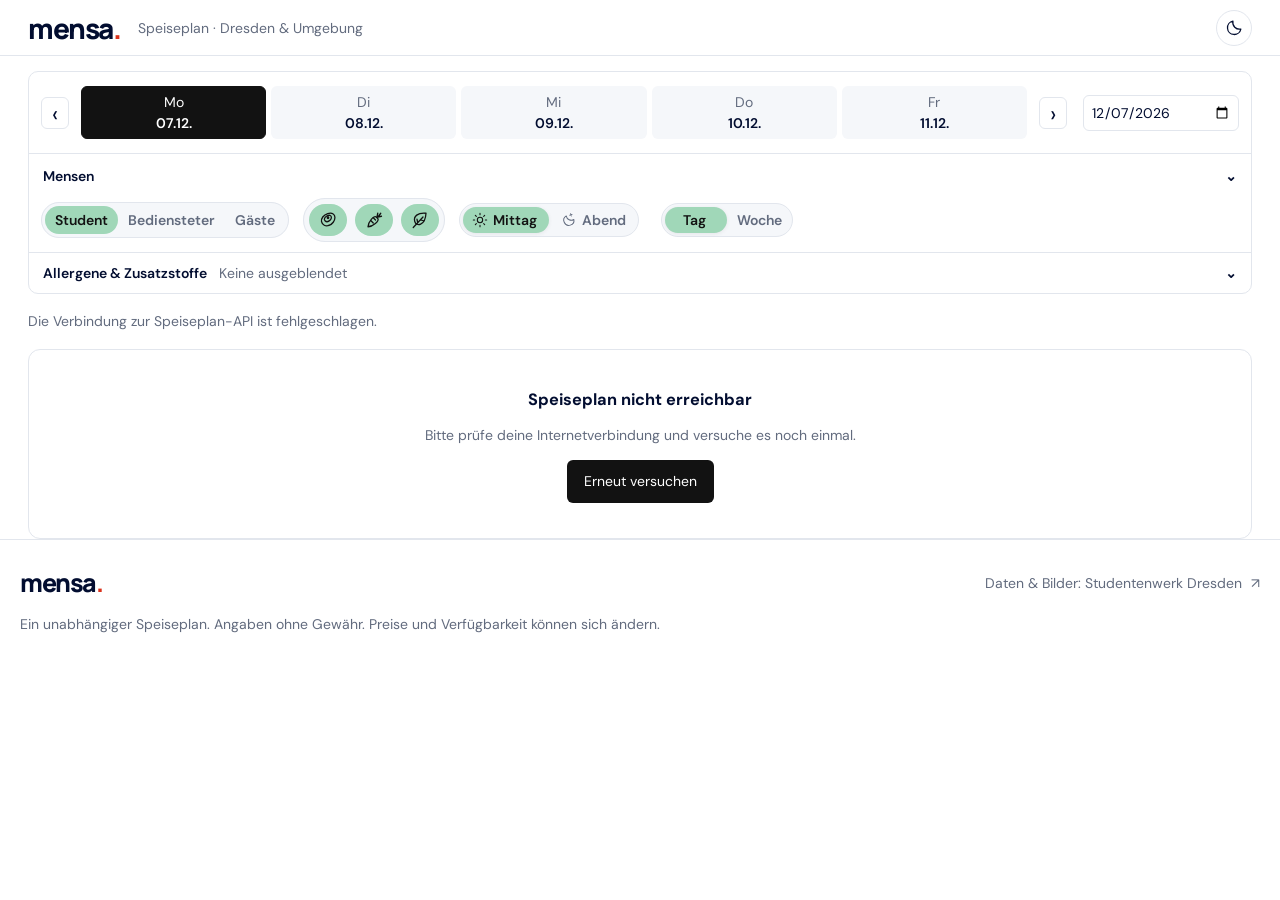
<file: index.html>
<!doctype html>
<html lang="de">
  <head>
    <meta charset="UTF-8">
    <meta name="viewport" content="width=device-width, initial-scale=1">
    <meta name="theme-color" content="#ffffff">
    <meta name="color-scheme" content="light dark">
    <meta name="description" content="Dein Mensa-Speiseplan für Dresden, Tharandt, Zittau und Görlitz. Alle Gerichte, echte Bilder und deine Lieblingsmensen auf einen Blick.">
    <title>mensa. — Was gibt’s heute?</title>
    <link rel="icon" type="image/svg+xml" href="./favicon.svg">
    <script src="./theme.js"></script>
    <link rel="stylesheet" href="./styles.css">
    <script type="module" src="./app.js"></script>
  </head>
  <body>
    <a class="skip-link" href="#menus">Zum Speiseplan</a>
    <header class="site-header">
      <div class="header-inner">
        <a class="brand" href="./" aria-label="mensa. Startseite">mensa<span class="brand-dot">.</span></a>
        <span class="header-location">Speiseplan · Dresden & Umgebung</span>
        <button id="theme-toggle" class="theme-toggle" type="button" aria-label="Dunkelmodus" aria-pressed="false" title="Dunklen Modus aktivieren">
          <svg class="theme-moon" viewBox="0 0 24 24" aria-hidden="true"><path d="M20 14A8.5 8.5 0 0 1 10 4 8.5 8.5 0 1 0 20 14Z"/></svg>
          <svg class="theme-sun" viewBox="0 0 24 24" aria-hidden="true"><circle cx="12" cy="12" r="4"/><path d="M12 2v2m0 16v2M2 12h2m16 0h2M5 5l1.5 1.5m11 11L19 19M5 19l1.5-1.5m11-11L19 5"/></svg>
        </button>
      </div>
    </header>
    <main class="container">
      <h1 class="sr-only">Mensa-Speiseplan</h1>
      <section class="controls" aria-label="Speiseplan filtern">
        <div class="date-controls">
          <div class="week-navigation">
            <button id="previous-week" class="week-arrow" aria-label="Vorherige Woche">‹</button>
            <div id="day-viewport" class="day-viewport"><div id="week-days" class="week-days" aria-label="Tag auswählen"></div></div>
            <button id="next-week" class="week-arrow" aria-label="Nächste Woche">›</button>
          </div>
          <input id="date-input" type="date" aria-label="Datum des Speiseplans wählen" title="Montag bis Freitag. Wochenenddaten werden auf Montag verschoben.">
        </div>
        <div class="filter-toolbar">
          <details class="cafeteria-filter">
            <summary>Mensen <span id="selection-count"></span></summary>
            <div class="filter-content">
              <button id="toggle-all" class="text-button" disabled>Alle abwählen</button>
              <div id="cafeteria-options" class="cafeteria-options"><span class="filter-loading">Mensen werden geladen …</span></div>
            </div>
          </details>
          <div class="quick-filters">
            <fieldset id="price-category" class="price-category">
              <legend class="sr-only">Preiskategorie</legend>
              <label><input type="radio" name="price-category" value="student" checked><span>Student</span></label>
              <label><input type="radio" name="price-category" value="employee"><span>Bediensteter</span></label>
              <label><input type="radio" name="price-category" value="guest"><span>Gäste</span></label>
            </fieldset>
            <fieldset id="dietary-filter" class="dietary-options" aria-describedby="dietary-hint">
              <legend class="sr-only">Ernährungsarten auswählen</legend>
              <label title="Fleisch/Fisch und nicht vegetarisch gekennzeichnete Gerichte"><input type="checkbox" name="dietary-filter" value="meat" aria-label="Fleisch/Fisch und nicht vegetarisch gekennzeichnete Gerichte" checked><span><svg viewBox="0 0 24 24" aria-hidden="true"><path d="M19 4c3 2 3 7 0 11s-8 6-12 4S2 12 5 8 15 1 19 4Z"/><path d="M15 6c2 1 2 4 0 6s-5 3-7 1 0-5 2-6 3-2 5-1Z"/><circle cx="12" cy="9" r="1"/></svg></span></label>
              <label title="Vegetarische Gerichte ohne vegane Gerichte"><input type="checkbox" name="dietary-filter" value="vegetarian" aria-label="Vegetarische Gerichte ohne vegane Gerichte" checked><span><svg viewBox="0 0 24 24" aria-hidden="true"><path d="m15 8 2 2c3 3-7 11-13 11 0-6 8-16 11-13Z"/><path d="m16 8 1-5m0 5 5-1m-4 0 3-4M8 13l3 3m0-7 3 3"/></svg></span></label>
              <label title="Vegane Gerichte"><input type="checkbox" name="dietary-filter" value="vegan" aria-label="Vegane Gerichte" checked><span><svg viewBox="0 0 24 24" aria-hidden="true"><path d="M20 3C9 2 3 7 5 14c2 7 14 6 15-11Z"/><path d="M3 22 16 8m-7 8-1-5m5 1 4 1"/></svg></span></label>
            </fieldset>
            <span id="dietary-hint" class="sr-only">Mehrfachauswahl. Vegetarisch und vegan sind getrennte Gruppen. Fleisch/Fisch enthält auch Gerichte ohne vegetarische oder vegane Kennzeichnung des Studentenwerks.</span>
            <label class="meal-period">
              <input id="evening-switch" type="checkbox" role="switch" aria-label="Abendmenüs statt Mittagsmenüs anzeigen">
              <span class="period-highlight" aria-hidden="true"></span>
              <span class="period-option period-lunch"><svg viewBox="0 0 24 24" aria-hidden="true"><circle cx="12" cy="12" r="4"/><path d="M12 2v2m0 16v2M2 12h2m16 0h2M5 5l1.5 1.5m11 11L19 19M5 19l1.5-1.5m11-11L19 5"/></svg>Mittag</span>
              <span class="period-option period-evening"><svg viewBox="0 0 24 24" aria-hidden="true"><path d="M20 14A8.5 8.5 0 0 1 10 4 8.5 8.5 0 1 0 20 14Z"/><path class="moon-star" d="M18 3v4m-2-2h4"/></svg>Abend</span>
            </label>
            <label id="tom-layout" class="tom-layout" title="Nur die Abendangebote der ganzen Woche anzeigen">
              <input id="tom-layout-week" type="checkbox" role="switch" aria-label="Nur die Abendangebote der ganzen Woche anzeigen">
              <span class="layout-highlight" aria-hidden="true"></span>
              <span class="layout-option layout-tag">Tag</span>
              <span class="layout-option layout-week">Woche</span>
            </label>
          </div>
          <details class="additive-filter">
            <summary>Allergene & Zusatzstoffe <span id="additive-count">Keine ausgeblendet</span></summary>
            <div class="additive-content">
              <p id="additive-hint">Codes auswählen, um Gerichte damit auszublenden. Es zählen nur Codes in Klammern im Gerichtstitel. Fehlende Kennzeichnungen bedeuten nicht allergenfrei; bitte Hinweise des Studentenwerks prüfen.</p>
              <button id="clear-additives" class="text-button" type="button" disabled>Auswahl zurücksetzen</button>
              <fieldset id="additive-options" class="additive-options" aria-describedby="additive-hint">
                <legend class="sr-only">Gerichte mit diesen Codes ausblenden</legend>
                <span class="filter-loading">Codes werden geladen …</span>
              </fieldset>
            </div>
          </details>
        </div>
      </section>

      <section class="menu-area" aria-labelledby="menu-heading">
        <div class="results-heading">
          <div><h2 id="menu-heading" class="sr-only">Gerichte</h2><p id="results-summary" class="results-summary" role="status">Der Speiseplan wird geladen …</p></div>
        </div>
        <div id="menus" aria-busy="true"></div>
      </section>
      <noscript><div class="message"><h3>Bitte JavaScript aktivieren</h3><p>Die Speisepläne werden direkt von der offiziellen API geladen. Dafür benötigt dein Browser JavaScript.</p><a href="https://www.studentenwerk-dresden.de/mensen/speiseplan/">Zum offiziellen Speiseplan</a></div></noscript>
    </main>
    <footer class="site-footer"><div class="footer-inner"><a class="brand footer-brand" href="./">mensa<span class="brand-dot">.</span></a><a href="https://www.studentenwerk-dresden.de/mensen/speiseplan/" target="_blank" rel="noopener noreferrer">Daten & Bilder: Studentenwerk Dresden <span aria-hidden="true">↗</span></a></div><p class="footer-disclaimer">Ein unabhängiger Speiseplan. Angaben ohne Gewähr. Preise und Verfügbarkeit können sich ändern.</p></footer>
  </body>
</html>
</file>
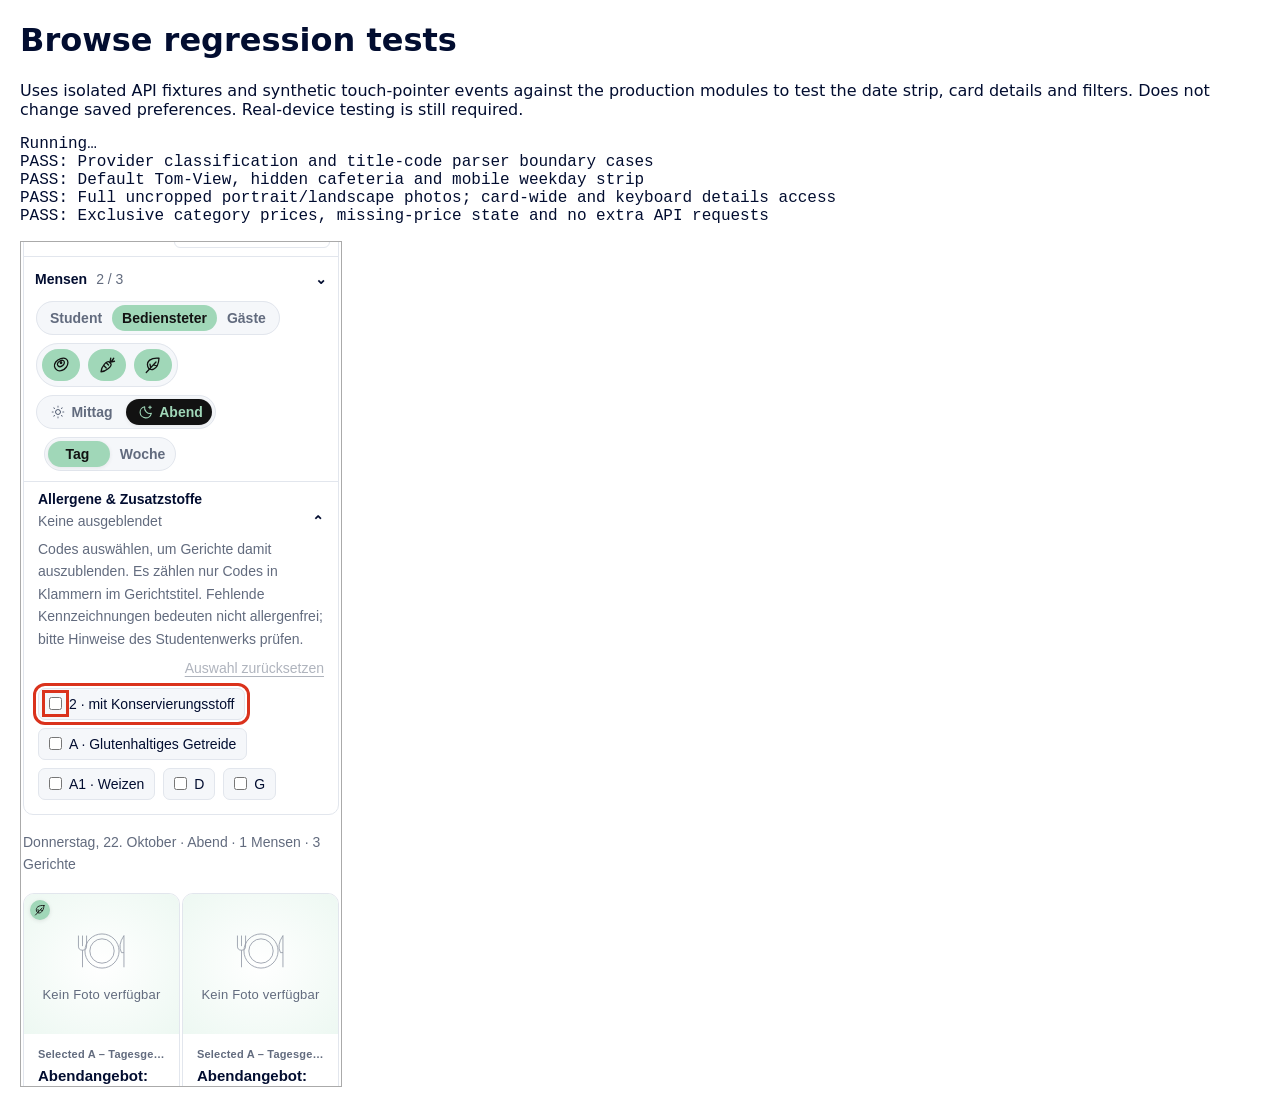
<file: tests/swipe.html>
<!doctype html>
<html lang="en">
<meta charset="utf-8">
<meta name="viewport" content="width=device-width, initial-scale=1">
<title>Browse regression tests</title>
<style>
body{font:16px system-ui;margin:20px;background:#fff;color:#020d30}
pre{white-space:pre-wrap}iframe{border:1px solid #aaa}
</style>
<h1>Browse regression tests</h1>
<p>Uses isolated API fixtures and synthetic touch-pointer events against the production modules to test the date strip, card details and filters. Does not change saved preferences. Real-device testing is still required.</p>
<pre id="output">Running…</pre>
<iframe id="preview" title="Menu test viewport" width="390" height="844"></iframe>
<script type="module" src="./swipe.test.js"></script>
</html>
</file>
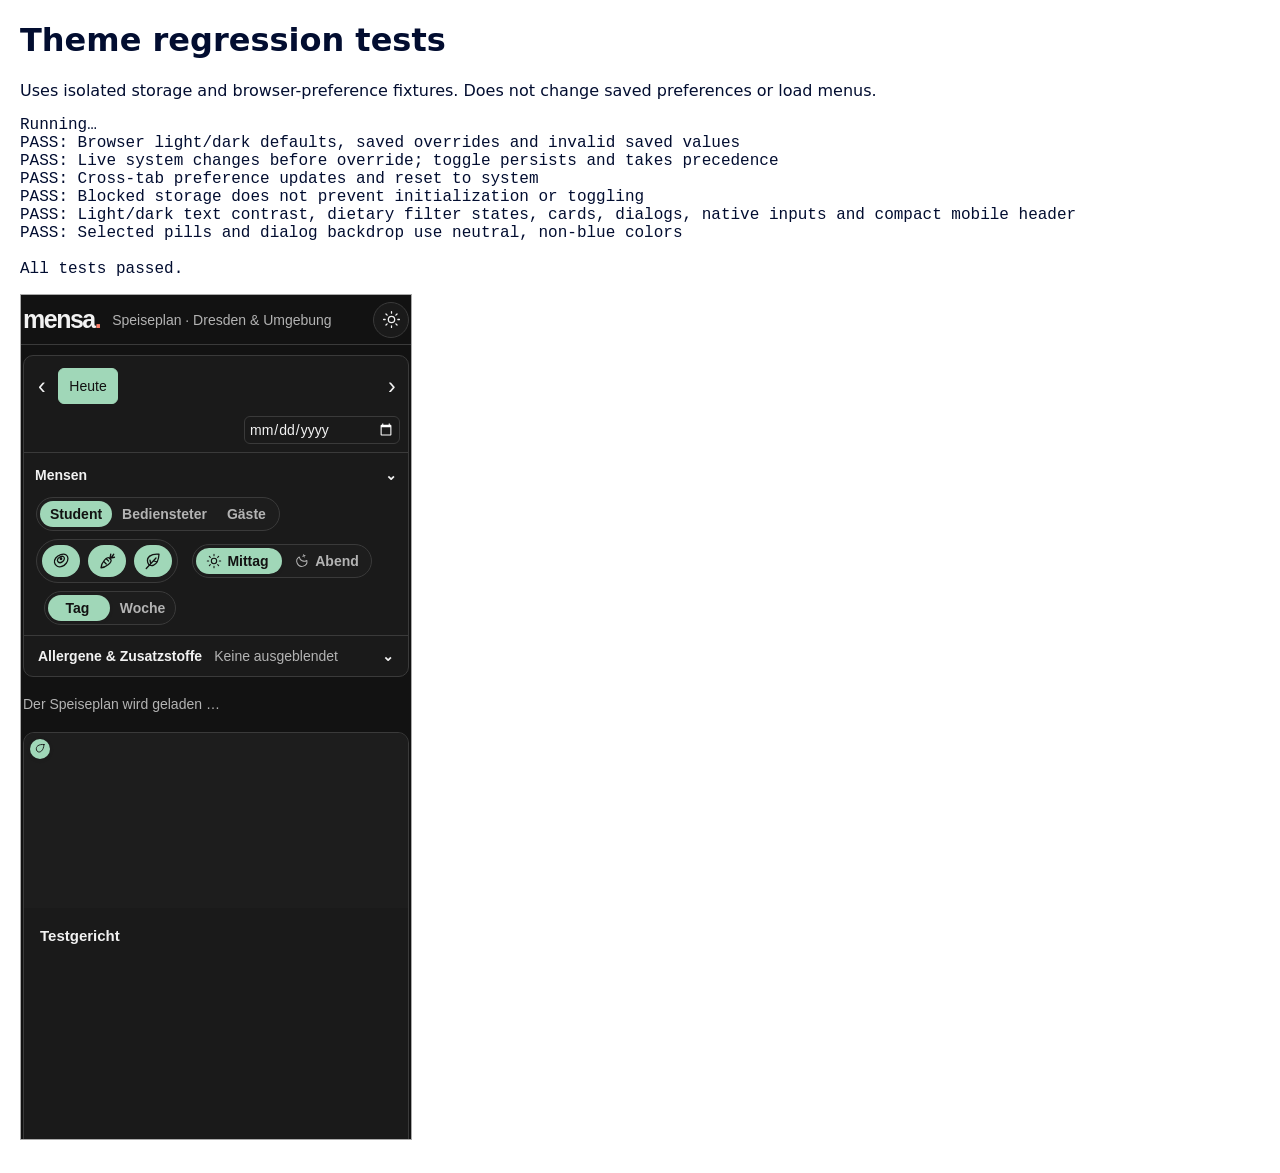
<file: tests/theme.html>
<!doctype html>
<html lang="en">
<meta charset="utf-8">
<meta name="viewport" content="width=device-width, initial-scale=1">
<title>Theme regression tests</title>
<style>
body{font:16px system-ui;margin:20px;background:#fff;color:#020d30}
pre{white-space:pre-wrap}iframe{border:1px solid #aaa}
</style>
<h1>Theme regression tests</h1>
<p>Uses isolated storage and browser-preference fixtures. Does not change saved preferences or load menus.</p>
<pre id="output">Running…</pre>
<iframe id="preview" title="Theme test viewport" width="390" height="844"></iframe>
<script type="module" src="./theme.test.js"></script>
</html>
</file>
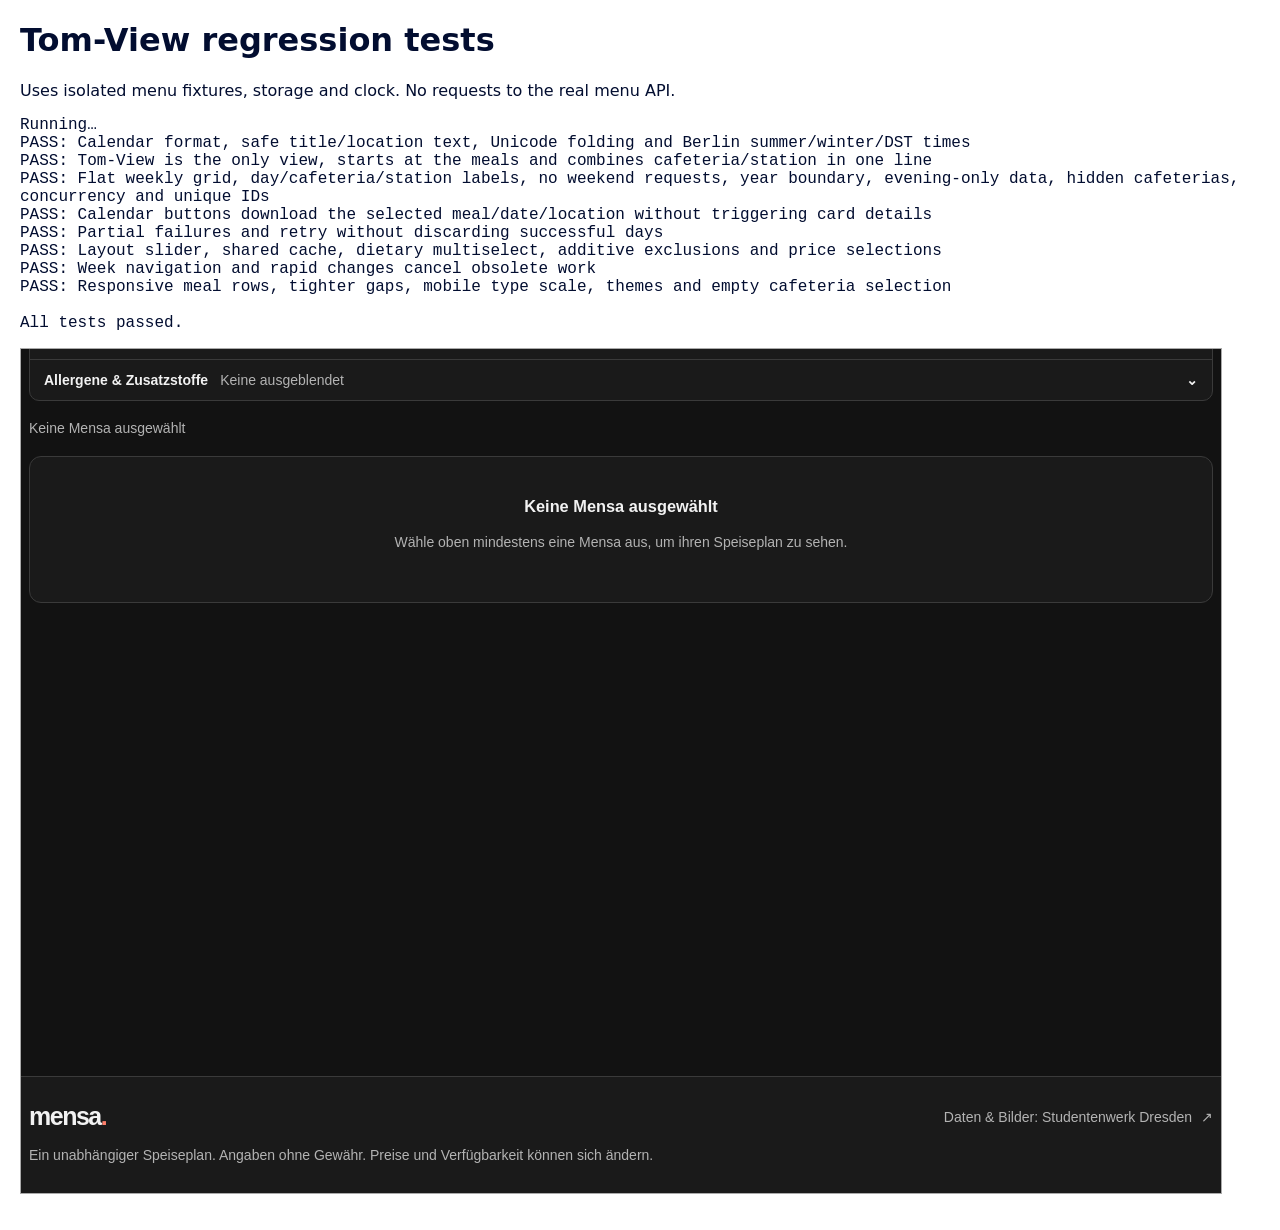
<file: tests/tom.html>
<!doctype html>
<html lang="en">
<meta charset="utf-8">
<meta name="viewport" content="width=device-width, initial-scale=1">
<title>Tom-View regression tests</title>
<style>
body{font:16px system-ui;margin:20px;background:#fff;color:#020d30}
pre{white-space:pre-wrap}iframe{border:1px solid #aaa}
</style>
<h1>Tom-View regression tests</h1>
<p>Uses isolated menu fixtures, storage and clock. No requests to the real menu API.</p>
<pre id="output">Running…</pre>
<iframe id="preview" title="Tom-View test viewport" width="390" height="844"></iframe>
<script type="module" src="./tom.test.js"></script>
</html>
</file>
<file: styles.css>
@import url('https://fonts.googleapis.com/css2?family=DM+Sans:wght@400;450;500;550;600;650;700&family=Manrope:wght@400;500;600;650;700;750;800&display=swap');

:root{color-scheme:light;--paper:#fff;--ink:#020D30;--mint:#A0D7B8;--accent:#DA321C;--muted:#626b7e;--line:#e2e6ed;--surface:#f5f7fa;--mint-soft:#edf8f2;--white:#fff;--strong-bg:#121212;--on-strong:#fff;--on-mint:#121212;--fill:#121212;--font:'DM Sans',sans-serif;--card-height:420px;--meal-gap:8px}
:root[data-theme=dark]{color-scheme:dark;--paper:#121212;--ink:#f2f2f2;--accent:#ff806b;--muted:#b3b3b3;--line:#3a3a3a;--surface:#1d1d1d;--mint-soft:#203d36;--white:#1a1a1a;--strong-bg:#A0D7B8;--on-strong:#121212;--on-mint:#121212;--fill:#0a0a0a}
*{box-sizing:border-box}
body{margin:0;background:var(--paper);color:var(--ink);font-family:var(--font);font-size:14px;-webkit-font-smoothing:antialiased}
button,input,a{-webkit-tap-highlight-color:transparent}
button,input{font:inherit}
button,a,input{touch-action:manipulation}
button{cursor:pointer}
button:disabled{cursor:default;opacity:.5}
a{color:inherit}
button:focus-visible,a:focus-visible,input:focus-visible,summary:focus-visible{outline:3px solid var(--accent);outline-offset:4px}
.skip-link{position:fixed;top:-60px;left:20px;background:var(--strong-bg);color:var(--on-strong);padding:12px;z-index:5}.skip-link:focus{top:10px}
.sr-only{position:absolute;width:1px;height:1px;padding:0;margin:-1px;overflow:hidden;clip-path:inset(50%);white-space:nowrap;border:0}
.site-header{border-bottom:1px solid var(--line);background:var(--paper)}
.header-inner,.container,.footer-inner,.footer-disclaimer{max-width:1240px;margin:auto}
.header-inner{height:55px;display:flex;align-items:center;gap:18px;padding:0 8px}
.brand{display:inline-flex;align-items:center;gap:0;text-decoration:none;font-family:'Manrope',sans-serif;font-weight:800;letter-spacing:-1.5px;font-size:28px}
.brand-dot{color:var(--accent)}
.header-location{font-size:14px;color:var(--muted)}
.theme-toggle{margin-left:auto;flex-shrink:0;display:grid;place-items:center;width:36px;height:36px;padding:7px;border:1px solid var(--line);border-radius:50%;background:var(--white);color:var(--ink)}
.theme-toggle:hover{background:var(--surface);border-color:var(--muted)}
.theme-toggle svg{width:19px;height:19px;fill:none;stroke:currentColor;stroke-width:1.6;stroke-linecap:round;stroke-linejoin:round}
.theme-sun,[data-theme=dark] .theme-moon{display:none}
[data-theme=dark] .theme-sun{display:block}
.container{padding:0 8px}
.controls{margin-top:15px;background:var(--white);border:1px solid var(--line);border-radius:10px}
.date-controls{display:flex;align-items:center;gap:16px;padding:10px 12px}
#date-input{border:1px solid var(--line);border-radius:6px;padding:7px;color:var(--ink);font-size:14px;background:var(--white);width:156px;min-width:0}
.week-navigation{display:flex;flex:1;min-width:0;gap:8px;align-items:center}
.week-arrow{background:none;border:1px solid var(--line);height:32px;width:28px;flex-shrink:0;border-radius:6px;color:var(--ink);font-size:23px}
.week-arrow:hover{background:var(--mint-soft)}
.week-days{display:grid;grid-template-columns:repeat(5,minmax(0,1fr));gap:5px;width:100%;min-width:0}
.day-viewport{position:relative;flex:1;min-width:0;overflow:hidden;padding:4px}
.day-snapshot{position:absolute;inset:4px;width:calc(100% - 8px);pointer-events:none}
.day-button{position:relative;display:flex;flex-direction:column;justify-content:center;gap:3px;align-items:center;padding:6px 1px;border:1px solid transparent;background:var(--surface);border-radius:6px;color:var(--muted);min-height:36px;font-size:14px}
.day-button strong{font-size:14px;font-weight:600;color:var(--ink)}
.day-button:hover{background:var(--mint-soft)}
.day-button[aria-pressed=true]{background:var(--strong-bg);color:var(--on-strong);border-color:var(--strong-bg)}
.day-button[aria-pressed=true] strong{color:var(--on-strong)}
.day-button.is-today{border-color:var(--accent);box-shadow:inset 0 0 0 1px var(--accent)}
.filter-toolbar{position:relative;border-top:1px solid var(--line)}
.quick-filters{display:flex;flex-wrap:wrap;align-items:center;gap:8px 14px;padding:0 12px 10px}
.price-category,.dietary-options{display:flex;min-width:0;margin:0;padding:3px;border:1px solid var(--line);border-radius:24px;background:var(--surface)}
.price-category label,.dietary-options label{position:relative;cursor:pointer}
.price-category input,.dietary-options input{position:absolute;inset:0;width:100%;height:100%;margin:0;opacity:0;cursor:pointer}
.price-category span,.dietary-options span{display:block;padding:5px 10px;border-radius:20px;font-size:14px;font-weight:600;color:var(--muted);transition:background .2s,color .2s}
.price-category input:checked+span,.dietary-options input:checked+span{background:var(--mint);color:var(--on-mint)}
.price-category input:focus-visible+span,.dietary-options input:focus-visible+span{outline:3px solid var(--accent);outline-offset:2px}
.dietary-options{flex-wrap:wrap;gap:8px;max-width:100%;padding:5px}
.dietary-options span{display:flex;align-items:center;justify-content:center;gap:6px;min-height:32px;line-height:1.3}
.dietary-options svg{width:18px;height:18px;fill:none;stroke:currentColor;stroke-width:1.7;stroke-linecap:round;stroke-linejoin:round}
.additive-filter{border-top:1px solid var(--line)}
.additive-filter>summary{display:flex;align-items:center;flex-wrap:wrap;gap:6px 12px;min-height:40px;padding:9px 14px;font-weight:600;cursor:pointer;list-style:none}
.additive-filter>summary::-webkit-details-marker{display:none}
.additive-filter>summary:after{content:"⌄";margin-left:auto}
.additive-filter[open]>summary:after{content:"⌃"}
#additive-count{font-size:14px;font-weight:400;color:var(--muted)}
.additive-content{padding:0 14px 14px}
.additive-content>p{font-size:14px;line-height:1.6;color:var(--muted);margin:0 0 10px}
.additive-content>.text-button{display:block;margin:0 0 12px auto}
.additive-options{display:flex;flex-wrap:wrap;gap:8px;min-width:0;margin:0;padding:0;border:0}
.additive-option{display:flex;align-items:center;gap:7px;max-width:100%;padding:7px 10px;border:1px solid var(--line);border-radius:7px;background:var(--surface);cursor:pointer}
.additive-option span{overflow-wrap:anywhere}
.additive-option input{flex-shrink:0;accent-color:var(--strong-bg);margin:0}
.additive-option:has(input:checked){background:var(--mint);color:var(--on-mint);border-color:var(--mint)}
.additive-option:has(input:focus-visible){outline:3px solid var(--accent);outline-offset:2px}
.meal-period{position:relative;display:grid;grid-template-columns:1fr 1fr;align-items:center;width:180px;height:34px;border:1px solid var(--line);border-radius:24px;background:var(--surface);font-size:14px;cursor:pointer;isolation:isolate}
.meal-period input{position:absolute;inset:0;width:100%;height:100%;opacity:0;margin:0;cursor:pointer;z-index:2}
.meal-period:has(input:focus-visible){outline:3px solid var(--accent);outline-offset:3px}
.period-highlight{position:absolute;inset:3px auto 3px 3px;width:calc(50% - 3px);border-radius:20px;background:var(--mint);box-shadow:0 1px 4px #00000012;transition:transform .32s cubic-bezier(.22,.68,.18,1),background .25s}
.period-option{position:relative;display:flex;justify-content:center;align-items:center;gap:5px;line-height:1;font-weight:600;color:var(--muted);transition:color .25s}
.period-option svg{width:16px;height:16px;flex-shrink:0;fill:none;stroke:currentColor;stroke-width:1.6;stroke-linecap:round;stroke-linejoin:round;transition:transform .4s cubic-bezier(.22,.68,.18,1)}
.period-lunch{color:var(--on-mint)}
.period-evening svg{transform:rotate(-20deg) scale(.9)}
.meal-period input:checked~.period-highlight{transform:translateX(100%);background:var(--fill)}
.meal-period input:checked~.period-lunch{color:var(--muted)}
.meal-period input:checked~.period-lunch svg{transform:rotate(45deg) scale(.9)}
.meal-period input:checked~.period-evening{color:var(--mint)}
.meal-period input:checked~.period-evening svg{transform:rotate(0) scale(1)}
.meal-period:hover{border-color:var(--mint)}
.meal-period:has(input:disabled){opacity:.65}
.tom-layout{position:relative;display:grid;grid-template-columns:1fr 1fr;align-items:center;width:132px;height:34px;margin-left:8px;border:1px solid var(--line);border-radius:24px;background:var(--surface);font-size:14px;cursor:pointer;isolation:isolate}
.tom-layout input{position:absolute;inset:0;width:100%;height:100%;opacity:0;margin:0;cursor:pointer;z-index:2}
.tom-layout:has(input:focus-visible){outline:3px solid var(--accent);outline-offset:3px}
.layout-highlight{position:absolute;inset:3px auto 3px 3px;width:calc(50% - 3px);border-radius:20px;background:var(--mint);box-shadow:0 1px 4px #00000012;transition:transform .32s cubic-bezier(.22,.68,.18,1),background .25s}
.layout-option{position:relative;display:flex;justify-content:center;align-items:center;line-height:1;font-weight:600;color:var(--muted);transition:color .25s}
.layout-tag{color:var(--on-mint)}
.tom-layout input:checked~.layout-highlight{transform:translateX(100%);background:var(--fill)}
.tom-layout input:checked~.layout-tag{color:var(--muted)}
.tom-layout input:checked~.layout-week{color:var(--mint)}
.tom-layout:hover{border-color:var(--mint)}
.tom-stream{--card-height:360px;margin-bottom:30px}
.tom-stream.is-week{--card-height:400px}
.tom-stream>.canteen-empty{margin-bottom:14px}
.tom-stream .meal-grid{grid-template-columns:repeat(5,minmax(0,1fr))}
.tom-stream .meal-photo{height:140px}
.tom-stream .meal-content{padding:14px}
.tom-stream .meal-label{font-size:12px;font-weight:600;color:var(--muted);letter-spacing:.2px;margin:0 0 5px;white-space:nowrap;overflow:hidden;text-overflow:ellipsis}
.tom-stream .meal-category{margin-bottom:5px}
.tom-stream .meal-name{margin-bottom:10px}
.tom-stream .meal-preview .meal-name{margin-bottom:10px}
.tom-stream .meal-prices{padding-top:9px}
.tom-stream.is-week .meal-calendar-button{margin-top:5px;min-height:34px;padding:6px 10px}
.cafeteria-filter>summary{display:flex;align-items:center;gap:9px;min-height:44px;padding:10px 14px;font-size:14px;font-weight:600;cursor:pointer;list-style:none}
.cafeteria-filter>summary::-webkit-details-marker{display:none}
.cafeteria-filter>summary:after{content:"⌄";margin-left:auto}
.cafeteria-filter[open]>summary:after{content:"⌃"}
.filter-content{padding:0 14px 12px}
.filter-content>.text-button{display:block;margin:2px 0 12px auto}
#selection-count{font-weight:500;color:var(--muted);font-size:14px}
.text-button{padding:0;border:0;background:none;color:var(--muted);font-size:14px;text-decoration:underline;text-underline-offset:3px}
.cafeteria-options{display:flex;flex-wrap:wrap;gap:8px}
.cafeteria-chip{display:flex;align-items:center;gap:7px;border-radius:6px;border:1px solid var(--mint);background:var(--mint);color:var(--on-mint);font-size:14px;padding:9px 12px;transition:background .15s}
.cafeteria-chip:before{content:"✓";font-size:14px}
.cafeteria-chip[aria-pressed=false]{background:var(--white);color:var(--muted);border-color:var(--line)}
.cafeteria-chip[aria-pressed=false]:before{content:"+"}
.cafeteria-chip:hover{border-color:var(--ink)}
.filter-loading{color:var(--muted);font-size:14px}
.menu-area{padding-top:16px}
.results-heading{margin-bottom:17px;display:flex;align-items:center;justify-content:space-between;gap:12px;flex-wrap:wrap}
.results-summary{font-size:14px;color:var(--muted);margin:0;line-height:1.6}
.meal-grid{display:grid;grid-template-columns:repeat(3,minmax(0,1fr));gap:var(--meal-gap)}
.meal-card{height:var(--card-height);min-width:0;background:var(--white);border:1px solid var(--line);border-radius:11px;overflow:hidden;display:flex;flex-direction:column}
.meal-photo{height:175px;flex-shrink:0;position:relative;background:var(--surface);overflow:hidden}
.meal-photo img{height:100%;width:100%;object-fit:cover;display:block;transition:transform .5s}
.meal-card:hover .meal-photo img{transform:scale(1.035)}
.no-photo{display:flex;flex-direction:column;align-items:center;justify-content:center;height:100%;color:var(--muted);gap:10px;background:radial-gradient(ellipse at center,var(--white),var(--mint-soft))}
.no-photo svg{width:52px;height:52px;fill:none;stroke:currentColor;stroke-width:1;opacity:.7}
.no-photo span{font-size:14px;letter-spacing:.2px}
.diet-badge{position:absolute;left:6px;top:6px;display:grid;place-items:center;width:20px;height:20px;border-radius:50%;background:var(--mint);color:var(--on-mint);box-shadow:0 1px 4px #0000001a}
.diet-badge.vegetarian{background:var(--mint-soft);color:var(--ink);border:1px solid var(--mint)}
.diet-badge svg{width:12px;height:12px;fill:none;stroke:currentColor;stroke-width:1.8;stroke-linecap:round;stroke-linejoin:round}
.sold-out{position:absolute;right:12px;bottom:12px;background:var(--white);color:var(--accent);border-radius:5px;padding:6px 8px;font-size:14px;font-weight:600}
.meal-content{padding:16px;display:flex;flex-direction:column;flex:1;min-height:0;overflow:hidden}
.meal-content>*{flex-shrink:0}
.meal-content:focus-visible{outline-offset:-4px}
.meal-category{text-transform:uppercase;letter-spacing:1px;color:var(--muted);font-size:14px;font-weight:600;margin:0 0 9px}
.meal-preview .meal-category{white-space:nowrap;overflow:hidden;text-overflow:ellipsis}
.meal-name{font-size:16px;font-weight:600;line-height:1.65;margin:0 0 18px;color:var(--ink);overflow-wrap:anywhere}
.meal-preview .meal-name{display:-webkit-box;-webkit-box-orient:vertical;-webkit-line-clamp:3;overflow:hidden;line-height:1.4;margin-bottom:8px}
.meal-preview{cursor:pointer}
.meal-preview:focus-visible{outline:3px solid var(--accent);outline-offset:4px}
.meal-calendar-button{align-self:flex-start;display:inline-flex;align-items:center;gap:7px;margin-top:8px;padding:7px 11px;min-height:36px;border:1px solid var(--mint);border-radius:7px;background:var(--mint-soft);color:var(--ink);font-size:14px;font-weight:600;line-height:1.4;text-align:left}
.meal-calendar-button:hover{background:var(--mint);color:var(--on-mint)}
.meal-calendar-button svg{width:18px;height:18px;flex-shrink:0;fill:none;stroke:currentColor;stroke-width:1.6;stroke-linecap:round;stroke-linejoin:round}
.meal-prices{border-top:1px solid var(--line);padding-top:13px;display:flex;align-items:baseline;flex-wrap:wrap;gap:7px 14px;margin-top:auto}
.selected-price{font-size:19px;letter-spacing:-.6px;font-weight:700}
.price-label{font-size:14px;color:var(--muted);font-weight:400;letter-spacing:0;margin-left:5px}
.other-price{color:var(--muted);font-size:14px}
.meal-notes{margin-top:13px;border-top:1px solid var(--line);padding-top:10px;font-size:14px;color:var(--muted);line-height:1.7}
.meal-notes summary{cursor:pointer;list-style:none;display:flex;justify-content:space-between}
.meal-notes summary:after{content:"+";font-size:14px}
.meal-notes[open] summary:after{content:"−"}
.meal-notes ul{padding-left:16px;margin:8px 0 0}
.message{padding:35px;text-align:center;background:var(--white);border:1px solid var(--line);border-radius:12px;color:var(--muted);line-height:1.8}
.message h3{color:var(--ink);margin:0 0 8px}.message p{margin:0 0 12px}
.retry-button{padding:9px 17px;border:0;background:var(--strong-bg);color:var(--on-strong);border-radius:6px}
.canteen-empty{font-size:14px;color:var(--muted);padding:22px;background:var(--surface);border-radius:8px;line-height:1.8}
.skeleton{height:340px;border-radius:11px;background:linear-gradient(110deg,var(--surface) 20%,var(--mint-soft) 45%,var(--surface) 70%);background-size:200% 100%;animation:shimmer 1.8s infinite}
@keyframes shimmer{to{background-position:-200% 0}}
.site-footer{border-top:1px solid var(--line);padding:25px 8px;background:var(--white)}
.footer-inner{display:flex;align-items:center;gap:20px}
.footer-brand{font-size:25px}
.footer-inner>a:last-child{margin-left:auto;font-size:14px;color:var(--muted);text-decoration:none}
.footer-inner>a:last-child span{margin-left:5px}
.footer-disclaimer{font-size:14px;color:var(--muted);padding-top:13px;line-height:1.7}
.meal-picker{width:min(660px,calc(100% - 24px));max-height:calc(100dvh - 24px);padding:22px;border:1px solid var(--line);border-radius:16px;background:var(--white);color:var(--ink);overflow-y:auto;overscroll-behavior:contain}
.meal-picker::backdrop{background:#000000a6;backdrop-filter:blur(5px)}
.picker-close{flex-shrink:0;border:1px solid var(--line);border-radius:50%;width:40px;height:40px;background:var(--white);color:var(--ink);font-size:26px}
.picker-detail>.picker-close{display:block;margin:0 0 12px auto}
.picker-detail .meal-card{height:auto}
.picker-detail .meal-content{overflow:visible}
.picker-detail .meal-photo{height:auto}
.picker-detail .meal-card .meal-photo img{height:auto;object-fit:contain;transform:none}
.picker-detail .no-photo{min-height:175px}
[hidden]{display:none!important}
@media(max-width:850px){
  .date-controls{gap:10px}
  .meal-grid{grid-template-columns:repeat(2,minmax(0,1fr))}
  .tom-stream .meal-grid{grid-template-columns:repeat(2,minmax(0,1fr))}
}
@media(max-width:560px){
  :root{--meal-gap:2px}
  .header-inner{height:49px;gap:12px;padding:0 2px}
  .brand{font-size:25px}
  .container{padding:0 2px}
  .controls{margin-top:10px}
  .date-controls{flex-wrap:wrap;gap:8px;padding:8px}
  .week-navigation{flex-basis:100%;gap:4px}
  .week-arrow{width:18px;border:0}
  .week-days{grid-template-columns:repeat(5,minmax(0,1fr));gap:4px}
  .day-viewport{touch-action:pan-y;user-select:none;-webkit-user-select:none}
  #date-input{margin-left:auto;padding:4px}
  .cafeteria-filter>summary{padding:9px 11px}
  .cafeteria-chip{padding:8px 9px}
  .cafeteria-options{gap:6px}
  .meal-grid{grid-template-columns:repeat(2,minmax(0,1fr))}
  .meal-grid .meal-card{height:auto}
  .meal-card .meal-label{font-size:11px}
  .meal-card .meal-category{font-size:13px}
  .meal-card .meal-name{font-size:15px}
  .meal-card .selected-price{font-size:17px}
  .meal-card .price-label,.meal-card .other-price{font-size:13px}
  .meal-card .meal-calendar-button,.meal-card .meal-notes{font-size:13px}
  .meal-card .sold-out,.meal-card .no-photo span{font-size:13px}
  .site-footer{padding:24px 2px}
  .footer-inner{flex-wrap:wrap;gap:8px 13px}
  .footer-inner>a:last-child{margin-left:0;flex-basis:100%;margin-top:7px}
  .message{padding:25px 17px}
  .meal-picker{padding:16px}
}
@media(prefers-reduced-motion:reduce){*,*:before,*:after{animation:none!important;transition:none!important}}
</file>
